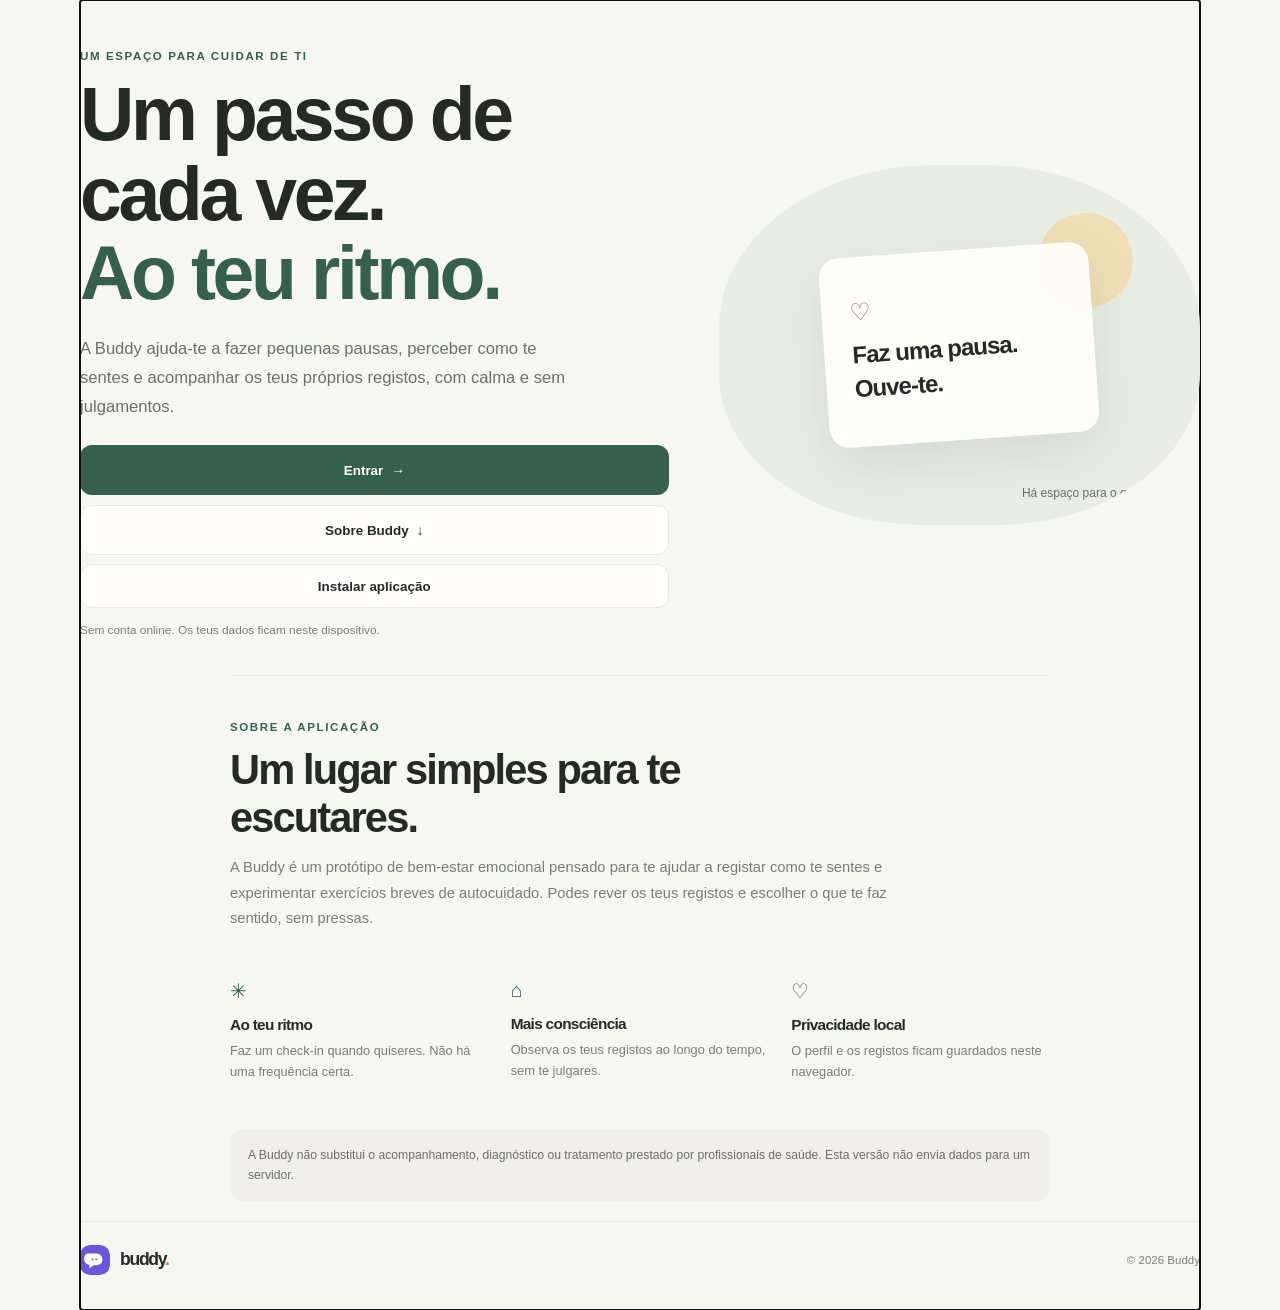
<file: index.html>
<!doctype html>
<html lang="pt-PT">
  <head>
    <meta charset="utf-8">
    <meta name="viewport" content="width=device-width, initial-scale=1, viewport-fit=cover">
    <meta name="theme-color" content="#f7f7f2">
    <meta name="description" content="Um espaço simples e privado para cuidar de ti, ao teu ritmo.">
    <meta name="apple-mobile-web-app-capable" content="yes">
    <meta name="apple-mobile-web-app-status-bar-style" content="default">
    <title>Buddy — um momento para ti</title>
    <link rel="icon" href="./assets/images/logo.svg" type="image/svg+xml">
    <link rel="apple-touch-icon" href="./assets/images/icons/icon-192x192.png">
    <link rel="manifest" href="./manifest.json">
    <link rel="stylesheet" href="./assets/css/styles.css">
    <script type="module" src="./assets/js/app.js"></script>
  </head>
  <body>
    <div class="app-layout">
      <aside class="sidebar" aria-label="Navegação principal">
        <a class="brand" href="#welcome" aria-label="Buddy, início">
          <img src="./assets/images/logo.svg" alt="" width="40" height="40">
          <span>buddy<span class="brand-period">.</span></span>
        </a>
        <p class="nav-caption">O TEU ESPAÇO</p>
        <nav class="main-nav">
          <a href="#dashboard" data-route="dashboard"><span class="nav-icon">⌂</span> Início</a>
          <a href="#checkin" data-route="checkin"><span class="nav-icon">＋</span> Check-in</a>
          <a href="#history" data-route="history"><span class="nav-icon">▤</span> Os meus registos</a>
          <a href="#video-consults" data-route="video-consults"><span class="nav-icon">▣</span> Videochamadas</a>
          <a href="#agenda" data-route="agenda"><span class="nav-icon">▦</span> Agenda</a>
          <a href="#exercises" data-route="exercises"><span class="nav-icon">◉</span> Exercícios</a>
          <a href="#patients" data-route="patients"><span class="nav-icon">♙</span> Meus pacientes</a>
          <a href="#notes" data-route="notes"><span class="nav-icon">✎</span> Notas</a>
        </nav>
        <div class="sidebar-bottom">
          <a class="profile-link" href="#profile" data-route="profile">
            <span class="profile-avatar" data-avatar>U</span>
            <span><strong data-profile-name>O teu perfil</strong><small>Preferências</small></span>
            <span class="profile-arrow" aria-hidden="true">→</span>
          </a>
        </div>
      </aside>

      <div class="app-main">
        <header class="mobile-header">
          <a class="brand" href="#welcome" aria-label="Buddy, início">
            <img src="./assets/images/logo.svg" alt="" width="36" height="36">
            <span>buddy<span class="brand-period">.</span></span>
          </a>
          <a class="mobile-profile" href="#profile" data-route="profile" aria-label="Abrir perfil"><span class="profile-avatar" data-avatar>U</span></a>
        </header>
        <main id="app-content" class="content" tabindex="-1"></main>
        <footer class="app-footer">Um passo de cada vez. <span>© <span data-current-year></span> Buddy</span></footer>
      </div>
    </div>
    <nav class="mobile-nav" aria-label="Navegação principal">
      <a href="#dashboard" data-route="dashboard"><span>⌂</span>Início</a>
      <a href="#checkin" data-route="checkin"><span>＋</span>Check-in</a>
      <a href="#history" data-route="history"><span>▤</span>Registos</a>
      <a href="#video-consults" data-route="video-consults"><span>▣</span>Vídeo</a>
      <a href="#agenda" data-route="agenda"><span>▦</span>Agenda</a>
      <a href="#exercises" data-route="exercises"><span>◉</span>Exercícios</a>
      <a href="#patients" data-route="patients"><span>♙</span>Pacientes</a>
      <a href="#notes" data-route="notes"><span>✎</span>Notas</a>
    </nav>
    <div id="toast" class="toast" role="status" aria-live="polite"></div>
  </body>
</html>
</file>
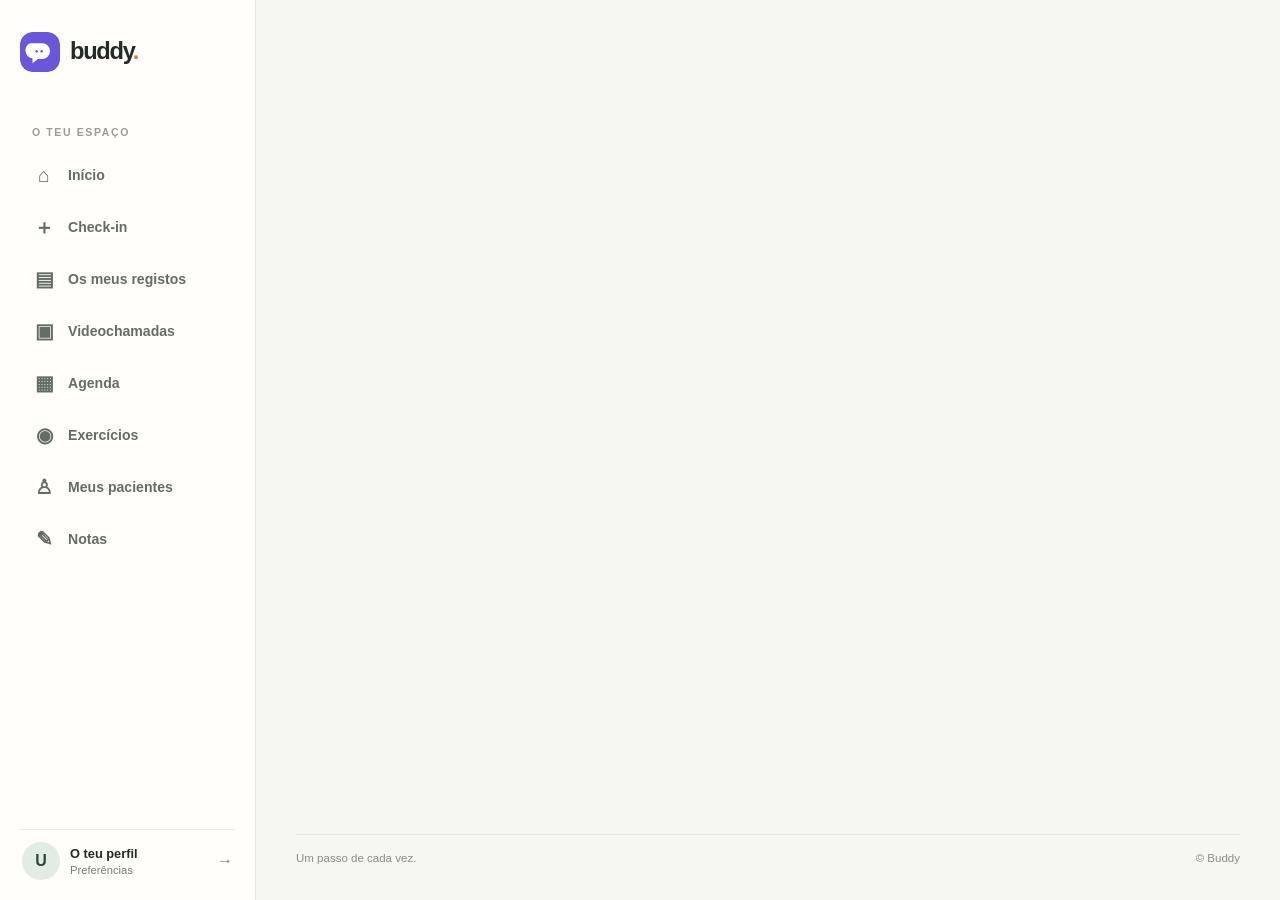
<file: pages/check-in.html>
<!doctype html>
<html lang="pt-PT">
  <head>
    <meta charset="utf-8">
    <meta name="viewport" content="width=device-width, initial-scale=1">
    <meta name="theme-color" content="#f7f7f2">
    <meta name="apple-mobile-web-app-capable" content="yes">
    <meta name="apple-mobile-web-app-status-bar-style" content="default">
    <meta http-equiv="refresh" content="0; url=../index.html#checkin">
    <title>Buddy — check-in</title>
    <link rel="manifest" href="../manifest.json">
    <link rel="icon" href="../assets/images/logo.svg" type="image/svg+xml">
    <link rel="apple-touch-icon" href="../assets/images/icons/icon-192x192.png">
  </head>
  <body>
    <p><a href="../index.html#checkin">Abrir o check-in da Buddy</a>.</p>
  </body>
</html>
</file>
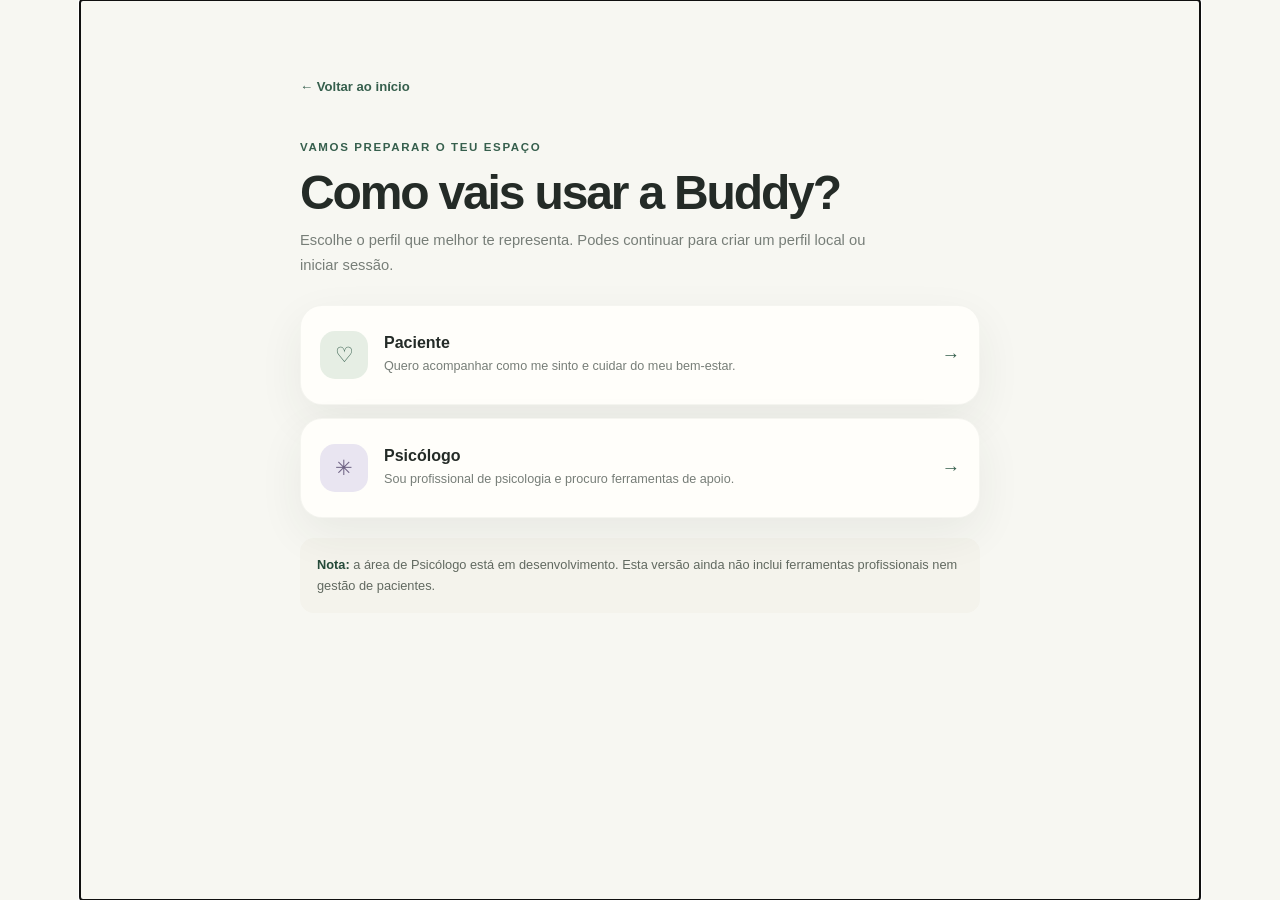
<file: pages/create-account.html>
<!doctype html>
<html lang="pt-PT">
  <head>
    <meta charset="utf-8">
    <meta name="viewport" content="width=device-width, initial-scale=1">
    <meta name="theme-color" content="#f7f7f2">
    <meta name="apple-mobile-web-app-capable" content="yes">
    <meta name="apple-mobile-web-app-status-bar-style" content="default">
    <meta http-equiv="refresh" content="0; url=../index.html#role">
    <title>Buddy — papel</title>
    <link rel="manifest" href="../manifest.json">
    <link rel="icon" href="../assets/images/logo.svg" type="image/svg+xml">
    <link rel="apple-touch-icon" href="../assets/images/icons/icon-192x192.png">
  </head>
  <body>
    <p>A Buddy guarda os teus dados neste dispositivo e não precisa de criar conta.<br><a href="../index.html#role">Abrir a aplicação</a>.</p>
  </body>
</html>
</file>
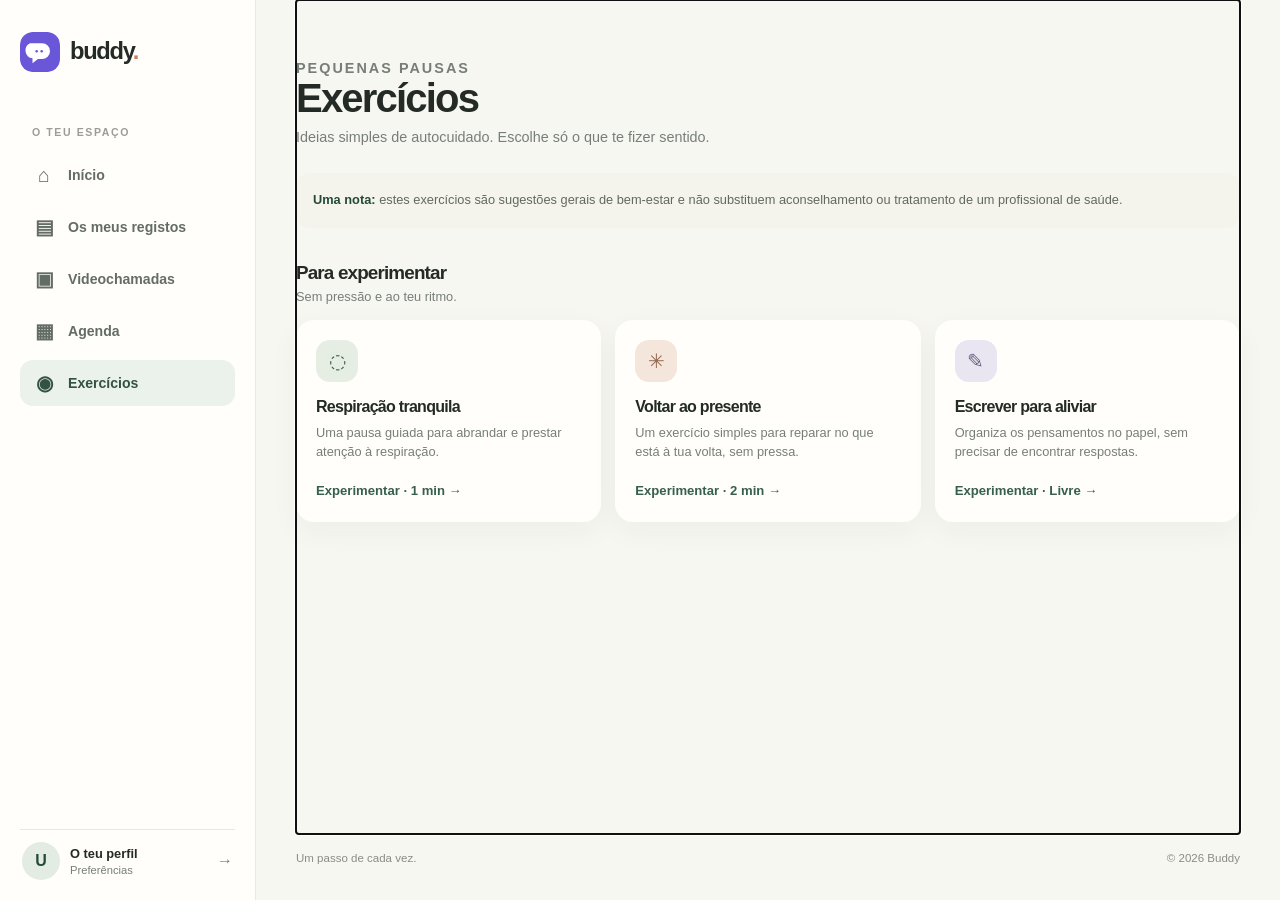
<file: pages/exercises.html>
<!doctype html>
<html lang="pt-PT">
  <head>
    <meta charset="utf-8">
    <meta name="viewport" content="width=device-width, initial-scale=1">
    <meta name="theme-color" content="#f7f7f2">
    <meta name="apple-mobile-web-app-capable" content="yes">
    <meta name="apple-mobile-web-app-status-bar-style" content="default">
    <meta http-equiv="refresh" content="0; url=../index.html#exercises">
    <title>Buddy — exercícios</title>
    <link rel="manifest" href="../manifest.json">
    <link rel="icon" href="../assets/images/logo.svg" type="image/svg+xml">
    <link rel="apple-touch-icon" href="../assets/images/icons/icon-192x192.png">
  </head>
  <body>
    <p><a href="../index.html#exercises">Abrir os exercícios da Buddy</a>.</p>
  </body>
</html>
</file>
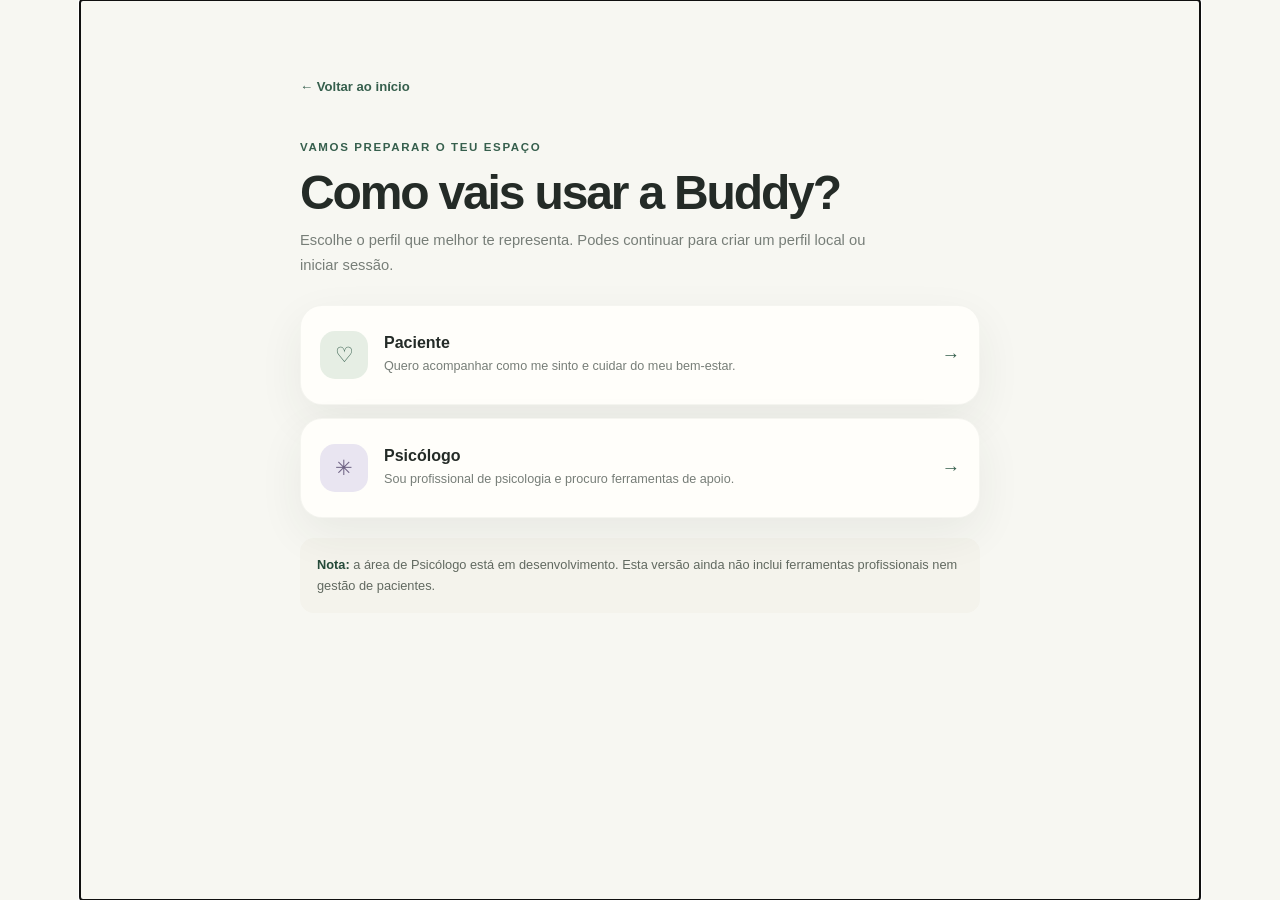
<file: pages/login.html>
<!doctype html>
<html lang="pt-PT">
  <head>
    <meta charset="utf-8">
    <meta name="viewport" content="width=device-width, initial-scale=1">
    <meta name="theme-color" content="#f7f7f2">
    <meta name="apple-mobile-web-app-capable" content="yes">
    <meta name="apple-mobile-web-app-status-bar-style" content="default">
    <meta http-equiv="refresh" content="0; url=../index.html#role">
    <title>Buddy — papel</title>
    <link rel="manifest" href="../manifest.json">
    <link rel="icon" href="../assets/images/logo.svg" type="image/svg+xml">
    <link rel="apple-touch-icon" href="../assets/images/icons/icon-192x192.png">
  </head>
  <body>
    <p>A Buddy já não precisa de iniciar sessão.<br><a href="../index.html#role">Abrir a aplicação</a>.</p>
  </body>
</html>
</file>
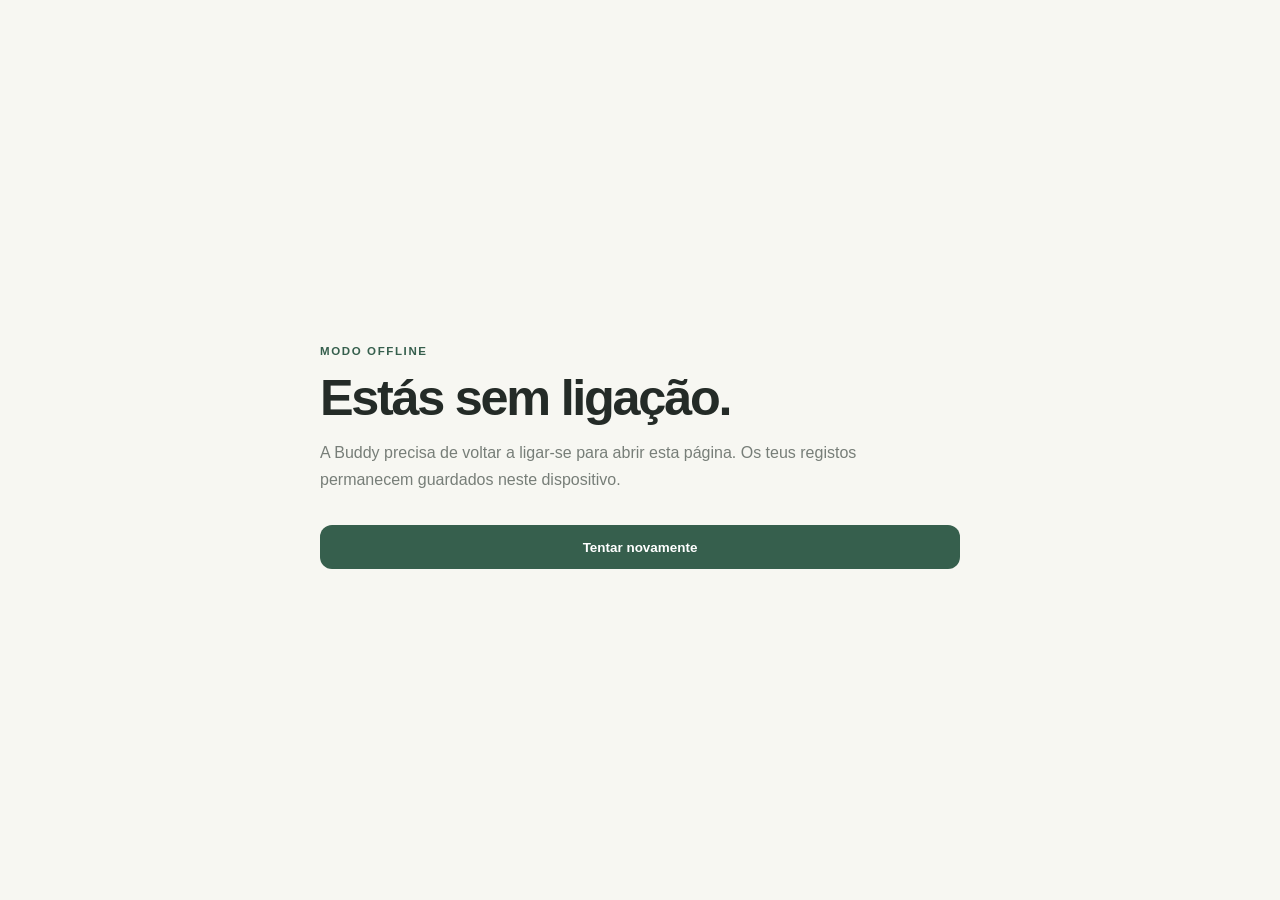
<file: pages/offline.html>
<!doctype html>
<html lang="pt-PT">
  <head>
    <meta charset="utf-8">
    <meta name="viewport" content="width=device-width, initial-scale=1">
    <meta name="theme-color" content="#f7f7f2">
    <meta name="apple-mobile-web-app-capable" content="yes">
    <meta name="apple-mobile-web-app-status-bar-style" content="default">
    <title>Sem ligação — Buddy</title>
    <link rel="manifest" href="../manifest.json">
    <link rel="icon" href="../assets/images/logo.svg" type="image/svg+xml">
    <link rel="apple-touch-icon" href="../assets/images/icons/icon-192x192.png">
    <link rel="stylesheet" href="../assets/css/styles.css">
  </head>
  <body>
    <main class="content" style="max-width:640px;min-height:100vh;display:flex;flex-direction:column;justify-content:center">
      <p class="eyebrow">Modo offline</p>
      <h1>Estás sem ligação.</h1>
      <p class="intro">A Buddy precisa de voltar a ligar-se para abrir esta página. Os teus registos permanecem guardados neste dispositivo.</p>
      <a class="button" href="../index.html">Tentar novamente</a>
    </main>
  </body>
</html>
</file>
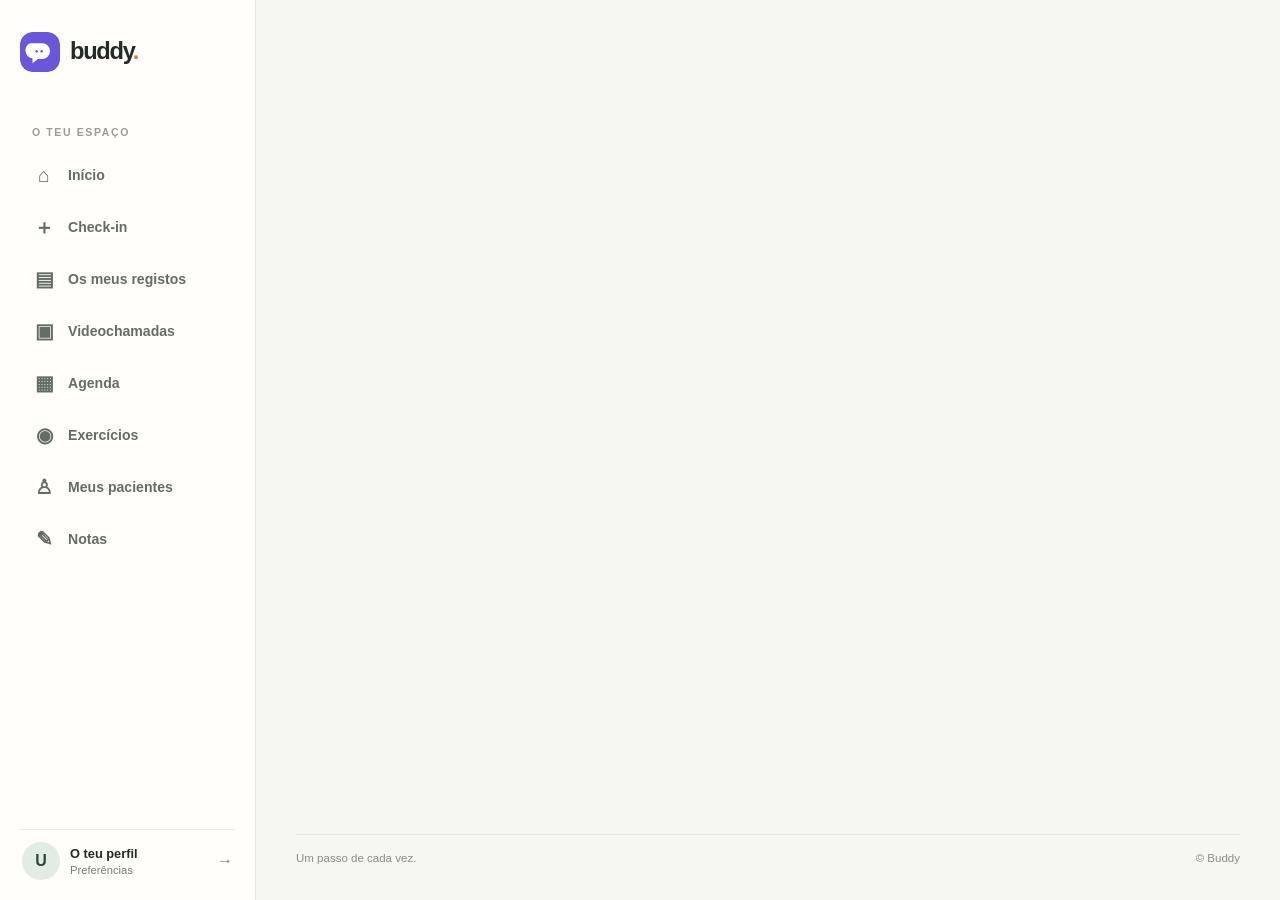
<file: pages/sobre.html>
<!doctype html>
<html lang="pt-PT">
  <head>
    <meta charset="utf-8">
    <meta name="viewport" content="width=device-width, initial-scale=1">
    <meta name="theme-color" content="#f7f7f2">
    <meta name="apple-mobile-web-app-capable" content="yes">
    <meta name="apple-mobile-web-app-status-bar-style" content="default">
    <meta http-equiv="refresh" content="0; url=../index.html#welcome">
    <title>Buddy — sobre</title>
    <link rel="manifest" href="../manifest.json">
    <link rel="icon" href="../assets/images/logo.svg" type="image/svg+xml">
    <link rel="apple-touch-icon" href="../assets/images/icons/icon-192x192.png">
  </head>
  <body>
    <p><a href="../index.html#welcome">Abrir a Buddy</a>.</p>
  </body>
</html>
</file>
<file: assets/css/styles.css>
:root {
  color-scheme: light;
  --page: #f7f7f2;
  --surface: #fffefa;
  --ink: #242b27;
  --muted: #777e78;
  --line: #e9e9e1;
  --green: #365f4d;
  --green-dark: #254a39;
  --green-soft: #e5eee6;
  --peach: #f3e1d5;
  --lavender: #e9e5f1;
  --yellow: #f3e9c9;
  --shadow: 0 16px 45px rgba(41, 53, 43, 0.07);
  --radius: 22px;
}

* { box-sizing: border-box; }
html { min-width: 320px; scroll-behavior: smooth; }
body { margin: 0; min-height: 100vh; background: var(--page); color: var(--ink); font-family: "DM Sans", "Segoe UI", sans-serif; -webkit-font-smoothing: antialiased; }
button, input, textarea { font: inherit; }
button, a { -webkit-tap-highlight-color: transparent; }
a { color: inherit; text-decoration: none; }
button { color: inherit; }
button:focus-visible, a:focus-visible, input:focus-visible, textarea:focus-visible { outline: 3px solid #a9c5af; outline-offset: 3px; }

.app-layout { min-height: 100vh; }
.sidebar { position: fixed; inset: 0 auto 0 0; z-index: 5; display: flex; flex-direction: column; width: 256px; padding: 32px 20px 20px; border-right: 1px solid var(--line); background: var(--surface); }
.brand { display: inline-flex; align-items: center; gap: 10px; width: fit-content; font: 800 1.48rem/1 "Manrope", sans-serif; letter-spacing: -1.3px; }
.brand img { border-radius: 13px; }
.brand-period { color: #c68060; }
.nav-caption { margin: 54px 0 14px 12px; color: #9b9d96; font-size: .66rem; font-weight: 700; letter-spacing: .15em; }
.main-nav { display: grid; gap: 6px; }
.main-nav a { display: flex; align-items: center; gap: 13px; min-height: 46px; padding: 0 13px; border-radius: 13px; color: #646c66; font-size: .88rem; font-weight: 600; transition: background .18s, color .18s; }
.main-nav a[hidden], .mobile-nav a[hidden] { display: none; }
.main-nav a:hover, .main-nav a.active { background: var(--green-soft); color: var(--green-dark); }
.nav-icon { display: grid; place-items: center; width: 22px; font-size: 1.25rem; line-height: 1; }
.sidebar-bottom { margin-top: auto; }
.privacy-note { display: flex; align-items: flex-start; gap: 10px; padding: 13px; border-radius: 14px; background: #f5f3ec; color: var(--green-dark); }
.privacy-note span { font-size: 1.05rem; }
.privacy-note p { margin: 0; color: #686e65; font-size: .75rem; line-height: 1.5; }
.profile-link { display: flex; align-items: center; gap: 10px; margin-top: 18px; padding: 12px 2px 0; border-top: 1px solid var(--line); }
.profile-link strong, .profile-link small { display: block; }
.profile-link strong { max-width: 155px; overflow: hidden; font-size: .8rem; text-overflow: ellipsis; white-space: nowrap; }
.profile-link small { margin-top: 3px; color: var(--muted); font-size: .7rem; }
.profile-arrow { margin-left: auto; color: var(--muted); }
.profile-avatar { display: grid; flex: 0 0 38px; place-items: center; width: 38px; height: 38px; border-radius: 50%; background: #e3ece3; color: var(--green-dark); font: 700 1rem "Manrope", sans-serif; }
.app-main { min-height: 100vh; margin-left: 256px; }
.content { width: min(100% - 80px, 1060px); min-height: calc(100vh - 66px); margin: 0 auto; padding: 52px 0 38px; }
.mobile-header, .mobile-nav { display: none; }
.app-footer { display: flex; justify-content: space-between; width: min(100% - 80px, 1060px); margin: 0 auto; padding: 17px 0 22px; border-top: 1px solid var(--line); color: #8a8d84; font-size: .72rem; }

.eyebrow { margin: 0 0 13px; color: var(--green); font-size: .72rem; font-weight: 700; letter-spacing: .14em; text-transform: uppercase; }
h1, h2, h3, p { margin-top: 0; }
h1, h2, h3 { font-family: "Manrope", "Segoe UI", sans-serif; letter-spacing: -.045em; }
h1 { margin-bottom: 12px; font-size: clamp(2rem, 4vw, 3.15rem); font-weight: 700; line-height: 1.13; }
h2 { font-size: 1.55rem; }
h3 { font-size: 1.05rem; }
.intro { max-width: 590px; margin-bottom: 32px; color: var(--muted); font-size: 1rem; line-height: 1.7; }
.page-heading { display: flex; align-items: flex-end; justify-content: space-between; gap: 20px; margin-bottom: 28px; }
.page-heading h1 { margin: 0; font-size: clamp(1.8rem, 4vw, 2.5rem); }
.page-heading p { margin: 8px 0 0; color: var(--muted); font-size: .9rem; }
.date-note { color: var(--muted); font-size: .8rem; white-space: nowrap; }

.welcome-grid { display: grid; grid-template-columns: minmax(0, 1.55fr) minmax(230px, .8fr); gap: 18px; }
.welcome-card { position: relative; display: flex; min-height: 268px; flex-direction: column; align-items: flex-start; justify-content: center; overflow: hidden; padding: 36px; border-radius: var(--radius); background: #e8eee5; }
.welcome-card::after { position: absolute; right: -55px; bottom: -120px; width: 300px; height: 300px; border: 1px solid rgba(54, 95, 77, .12); border-radius: 50%; box-shadow: 0 0 0 25px rgba(255,255,255,.13), 0 0 0 55px rgba(255,255,255,.11); content: ""; pointer-events: none; }
.welcome-card h1 { position: relative; z-index: 1; max-width: 520px; font-size: clamp(2rem, 3vw, 2.8rem); }
.welcome-card p { position: relative; z-index: 1; max-width: 420px; margin: 0 0 23px; color: #59665d; line-height: 1.65; }
.welcome-card .eyebrow { position: relative; z-index: 1; }
.card { border: 1px solid rgba(36, 43, 39, .045); border-radius: var(--radius); background: var(--surface); box-shadow: var(--shadow); }
.checkin-prompt { display: flex; flex-direction: column; justify-content: space-between; padding: 23px; }
.prompt-icon { display: grid; place-items: center; width: 43px; height: 43px; border-radius: 15px; background: var(--peach); color: #845e49; font-size: 1.25rem; }
.checkin-prompt h2 { margin: 22px 0 8px; font-size: 1.25rem; }
.checkin-prompt p { margin-bottom: 18px; color: var(--muted); font-size: .83rem; line-height: 1.55; }
.button { display: inline-flex; align-items: center; justify-content: center; gap: 8px; min-height: 44px; padding: 0 19px; border: 0; border-radius: 12px; background: var(--green); color: #fff; cursor: pointer; font-size: .84rem; font-weight: 700; transition: background .18s, transform .18s; }
.button:hover { transform: translateY(-1px); background: var(--green-dark); }
.button:disabled { background: #8a9b90; cursor: not-allowed; }
.button-secondary { border: 1px solid var(--line); background: var(--surface); color: var(--ink); }
.button-secondary:hover { background: #f5f5f0; }
.button-small { min-height: 38px; padding: 0 14px; font-size: .78rem; }
.text-button { padding: 4px 0; border: 0; background: transparent; color: var(--green); cursor: pointer; font-size: .82rem; font-weight: 700; }
.text-button:hover { text-decoration: underline; }
.section-row { display: flex; align-items: center; justify-content: space-between; gap: 15px; margin: 34px 0 16px; }
.section-row h2, .section-row h3 { margin: 0; font-size: 1.18rem; }
.section-row p { margin: 5px 0 0; color: var(--muted); font-size: .8rem; }
.exercise-grid { display: grid; grid-template-columns: repeat(3, minmax(0, 1fr)); gap: 14px; }
.exercise-card { display: flex; min-height: 190px; flex-direction: column; align-items: flex-start; padding: 20px; border-radius: 18px; background: var(--surface); box-shadow: 0 9px 30px rgba(41,53,43,.045); }
.exercise-card h3 { margin: 16px 0 7px; font-size: 1rem; }
.exercise-card p { margin: 0 0 17px; color: var(--muted); font-size: .8rem; line-height: 1.55; }
.exercise-card .text-button { margin-top: auto; }
.exercise-mark { display: grid; place-items: center; width: 42px; height: 42px; border-radius: 14px; font-size: 1.25rem; }
.mark-green { background: #e6eee4; color: var(--green); }
.mark-peach { background: #f5e6dc; color: #936950; }
.mark-lilac { background: var(--lavender); color: #6e6283; }
.latest-card { display: flex; align-items: center; gap: 15px; padding: 18px; }
.latest-mood { display: grid; flex: 0 0 47px; place-items: center; width: 47px; height: 47px; border-radius: 16px; background: var(--yellow); font-size: 1.35rem; }
.latest-copy { min-width: 0; flex: 1; }
.latest-copy strong, .latest-copy small { display: block; }
.latest-copy strong { font-size: .9rem; }
.latest-copy small { margin-top: 5px; color: var(--muted); font-size: .75rem; }
.feedback-list { display: grid; gap: 12px; }
.feedback-note { margin: 8px 0 0; color: #555e56; font-size: .82rem; line-height: 1.55; overflow-wrap: anywhere; }
.latest-intensity { color: var(--green); font-size: .8rem; font-weight: 700; }
.patient-link-card { max-width: 620px; padding: 20px; }
.patient-link-card .form-help { margin-bottom: 12px; }
.patient-link-actions { display: flex; gap: 10px; }
.patient-link-actions .text-input { min-width: 0; flex: 1; }
.patient-note-form { display: grid; gap: 14px; }
.patient-note-form .local-note { margin: -5px 0 0; }
.patient-note-form > .button { justify-self: start; }
.patient-notes-section { margin-top: 30px; }
.patient-notes-list { display: grid; gap: 12px; }
.patient-note-card { padding: 18px; }
.patient-risk-preview { display: inline-flex; align-items: center; margin: 0 0 0 7px; padding: 5px 9px; border-radius: 999px; background: #f9e7e3; color: #914d3a; font-size: .72rem; font-weight: 700; }
.patient-note-card > .section-row { margin: 0 0 12px; }
.patient-note-card time { color: var(--muted); font-size: .73rem; white-space: nowrap; }
.patient-note-card > p { margin-bottom: 14px; color: var(--muted); font-size: .86rem; line-height: 1.65; white-space: pre-wrap; overflow-wrap: anywhere; }
.empty-state { padding: 30px; border: 1px dashed #d8ddd4; border-radius: 18px; color: var(--muted); text-align: center; }
.empty-state p { margin: 0 0 15px; font-size: .88rem; line-height: 1.6; }

.form-card { max-width: 730px; padding: clamp(20px, 4vw, 34px); }
.form-section { padding: 22px 0; border-top: 1px solid var(--line); }
.form-section:first-child { padding-top: 0; border-top: 0; }
.form-section h2 { margin-bottom: 6px; font-size: 1.1rem; }
.form-help { margin-bottom: 16px; color: var(--muted); font-size: .82rem; line-height: 1.5; }
.mood-options { display: grid; grid-template-columns: repeat(5, 1fr); gap: 9px; }
.mood-option { position: relative; }
.mood-option input { position: absolute; width: 1px; height: 1px; opacity: 0; }
.mood-option label { display: flex; min-height: 88px; flex-direction: column; align-items: center; justify-content: center; gap: 8px; padding: 8px 3px; border: 1px solid var(--line); border-radius: 14px; background: #fff; color: #60665f; cursor: pointer; font-size: .72rem; transition: .15s; }
.mood-option label span:first-child { font-size: 1.4rem; }
.mood-option input:checked + label { border-color: var(--green); background: var(--green-soft); color: var(--green-dark); box-shadow: 0 0 0 1px var(--green); }
.mood-option input:focus-visible + label { outline: 3px solid #a9c5af; outline-offset: 2px; }
.range-row { display: flex; align-items: center; gap: 16px; }
.range-row input { flex: 1; accent-color: var(--green); cursor: pointer; }
.range-number { display: grid; place-items: center; width: 45px; height: 42px; border-radius: 12px; background: var(--green-soft); color: var(--green-dark); font-weight: 700; }
.range-labels { display: flex; justify-content: space-between; margin-top: 7px; color: var(--muted); font-size: .7rem; }
.field-label { display: block; margin-bottom: 8px; font-size: .83rem; font-weight: 700; }
.text-area, .text-input { width: 100%; border: 1px solid var(--line); border-radius: 12px; background: #fff; color: var(--ink); }
.text-area { min-height: 110px; padding: 13px; resize: vertical; line-height: 1.55; }
.text-input { height: 46px; padding: 0 13px; }
.form-actions { display: flex; align-items: center; justify-content: space-between; gap: 12px; padding-top: 7px; }
.form-actions p { max-width: 330px; margin: 0; color: var(--muted); font-size: .72rem; line-height: 1.5; }
.history-list { display: grid; gap: 12px; }
.history-item { display: grid; grid-template-columns: auto minmax(0, 1fr) auto; align-items: center; gap: 14px; padding: 17px; }
.history-item .latest-mood { width: 45px; height: 45px; }
.history-item p { overflow: hidden; margin: 6px 0 0; color: var(--muted); font-size: .78rem; text-overflow: ellipsis; white-space: nowrap; }
.history-item time { color: var(--muted); font-size: .73rem; white-space: nowrap; }
.history-toolbar { display: flex; align-items: center; justify-content: space-between; margin-bottom: 17px; }
.danger-button { border: 1px solid #e8cfc7; color: #914d3a; }
.danger-button:hover { background: #fcf3f0; }

.session-card { max-width: 640px; padding: clamp(22px, 5vw, 42px); text-align: center; }
.session-card .eyebrow { margin-bottom: 10px; }
.session-card h1 { font-size: clamp(1.8rem, 4vw, 2.5rem); }
.session-card > p { color: var(--muted); line-height: 1.65; }
.breathing-circle { display: grid; place-items: center; width: 205px; height: 205px; margin: 30px auto; border: 1px solid #c4d7c5; border-radius: 50%; background: radial-gradient(circle, #eef3e9 0 55%, #e4ece1 56% 100%); color: var(--green-dark); transition: transform 4s ease-in-out, background 4s ease-in-out; }
.breathing-circle.active { transform: scale(1.12); background: radial-gradient(circle, #f6f0df 0 55%, #efe8d3 56% 100%); }
.breathing-circle strong, .breathing-circle span { display: block; }
.breathing-circle strong { font: 700 1.05rem "Manrope", sans-serif; }
.breathing-circle span { margin-top: 6px; color: var(--muted); font-size: .78rem; }
.session-actions { display: flex; justify-content: center; gap: 10px; }
.exercise-instructions { max-width: 560px; margin: 25px auto 0; padding: 17px 20px; border-radius: 15px; background: #f5f4ed; color: #5e655e; font-size: .82rem; line-height: 1.7; text-align: left; }
.exercise-instructions p:last-child { margin-bottom: 0; }
.profile-card-main { max-width: 650px; padding: 28px; }
.profile-initial { display: grid; place-items: center; width: 64px; height: 64px; margin-bottom: 20px; border-radius: 22px; background: var(--green-soft); color: var(--green-dark); font: 700 1.5rem "Manrope", sans-serif; }
.patient-details { display: grid; grid-template-columns: 1fr 1fr; gap: 12px; margin: 0 0 24px; }
.patient-details > div { min-width: 0; padding: 14px; border-radius: 13px; background: #f5f5f0; }
.patient-details span, .patient-details strong { display: block; }
.patient-details span { margin-bottom: 6px; color: var(--muted); font-size: .7rem; font-weight: 700; letter-spacing: .04em; text-transform: uppercase; }
.patient-details strong { overflow-wrap: anywhere; font-size: .9rem; }
.patient-details .patient-id { color: var(--green-dark); font-family: "Manrope", "Segoe UI", sans-serif; letter-spacing: .05em; }
.profile-fields { display: grid; gap: 17px; margin: 23px 0; }
.privacy-box { margin-top: 20px; padding: 17px; border-radius: 14px; background: #f4f3ec; color: #616960; font-size: .8rem; line-height: 1.6; }
.privacy-box strong { color: var(--green-dark); }
.toast { position: fixed; z-index: 20; right: 22px; bottom: 22px; max-width: min(400px, calc(100vw - 32px)); padding: 13px 17px; transform: translateY(15px); border-radius: 12px; background: #263e31; color: #fff; box-shadow: var(--shadow); font-size: .84rem; opacity: 0; pointer-events: none; transition: opacity .2s, transform .2s; }
.toast.visible { transform: translateY(0); opacity: 1; }
.toast.error { background: #8b3e36; }
.mobile-profile { display: inline-flex; }
.public-view .sidebar, .public-view .mobile-header, .public-view .mobile-nav, .public-view .app-footer { display: none; }
.public-view .app-main { margin-left: 0; }
.public-view .content { width: min(100% - 64px, 1120px); min-height: 100vh; padding: 50px 0 35px; }
.public-hero { display: grid; min-height: 490px; grid-template-columns: 1.1fr .9fr; align-items: center; gap: 50px; }
.public-copy { max-width: 600px; }
.public-copy h1 { margin-bottom: 20px; font-size: clamp(2.7rem, 6vw, 4.7rem); line-height: 1.06; }
.public-copy h1 span { color: var(--green); }
.public-lead { max-width: 500px; margin-bottom: 24px; color: #68716a; font-size: 1.04rem; line-height: 1.75; }
.public-actions { display: flex; flex-direction: column; align-items: stretch; gap: 10px; }
.public-actions > .button, .public-about-actions > .button { width: 100%; }
.public-cta { min-width: 145px; min-height: 50px; }
.public-about-button { min-height: 50px; padding: 0 17px; }
.public-about-actions { display: grid; justify-items: stretch; gap: 9px; }
.install-help { max-width: 320px; margin: 0; color: var(--muted); font-size: .75rem; line-height: 1.5; }
.local-note { margin: 13px 0 0; color: var(--muted); font-size: .74rem; line-height: 1.55; }
.public-art { position: relative; display: grid; min-height: 360px; place-items: center; overflow: hidden; border-radius: 45% 45% 42% 42%; background: #e9eee5; }
.art-sun { position: absolute; top: 48px; right: 67px; width: 95px; height: 95px; border-radius: 50%; background: #f0dfb6; }
.art-card { position: relative; z-index: 1; display: flex; width: min(68%, 270px); min-height: 190px; flex-direction: column; justify-content: center; padding: 27px; transform: rotate(-4deg); border: 1px solid rgba(255,255,255,.8); border-radius: 20px; background: rgba(255,254,250,.93); box-shadow: 0 20px 50px rgba(41,53,43,.1); }
.art-card span { color: #98745d; font-size: 1.5rem; }
.art-card p { margin: 12px 0 0; font: 700 1.5rem/1.4 "Manrope", "Segoe UI", sans-serif; letter-spacing: -.04em; }
.art-caption { position: absolute; right: 18px; bottom: 25px; color: #68716a; font-size: .75rem; }
.about-section { max-width: 820px; margin: 35px auto 0; padding: 45px 0 20px; border-top: 1px solid var(--line); }
.about-section h2 { max-width: 560px; margin-bottom: 13px; font-size: clamp(1.8rem, 4vw, 2.6rem); }
.about-section > p:not(.eyebrow):not(.about-disclaimer) { max-width: 710px; color: var(--muted); font-size: .92rem; line-height: 1.75; }
.about-points { display: grid; grid-template-columns: repeat(3, 1fr); gap: 22px; margin: 30px 0; }
.about-points article { padding: 17px 0; }
.about-points article > span { color: var(--green); font-size: 1.25rem; }
.about-points h3 { margin: 13px 0 7px; font-size: .96rem; }
.about-points p { margin: 0; color: var(--muted); font-size: .8rem; line-height: 1.6; }
.about-disclaimer { margin: 25px 0 0; padding: 16px 18px; border-radius: 13px; background: #f0efe8; color: #68716a; font-size: .76rem; line-height: 1.65; }
.public-footer { display: flex; align-items: center; justify-content: space-between; padding-top: 23px; border-top: 1px solid var(--line); color: var(--muted); font-size: .72rem; }
.public-footer .brand { color: var(--ink); font-size: 1.1rem; }
.public-footer .brand img { border-radius: 10px; }
.access-page { max-width: 680px; margin: 0 auto; padding-top: 25px; }
.back-link { display: inline-block; margin-bottom: 43px; }
.access-page h1 { margin-bottom: 8px; font-size: clamp(2.1rem, 5vw, 3rem); }
.access-page .intro { margin-bottom: 27px; font-size: .92rem; }
.access-options { display: grid; gap: 13px; }
.access-card { display: flex; min-height: 100px; align-items: center; gap: 16px; padding: 19px; transition: transform .18s, border-color .18s; }
.access-card:hover { transform: translateY(-2px); border-color: #cbd8ca; }
.role-card { width: 100%; color: var(--ink); cursor: pointer; font-family: inherit; text-align: left; }
.role-card:focus-visible { outline-offset: 4px; }
.role-card .access-arrow { transition: transform .18s; }
.role-card:hover .access-arrow { transform: translateX(3px); }
.role-options { margin-top: 26px; }
.access-symbol { display: grid; flex: 0 0 48px; place-items: center; width: 48px; height: 48px; border-radius: 15px; font-size: 1.3rem; }
.access-card > span:nth-child(2) { min-width: 0; flex: 1; }
.access-card strong, .access-card small { display: block; }
.access-card strong { font: 700 1rem "Manrope", "Segoe UI", sans-serif; }
.access-card small { margin-top: 5px; color: var(--muted); font-size: .79rem; line-height: 1.5; }
.access-arrow { color: var(--green); font-size: 1.15rem; }
.access-page > .privacy-box { margin-top: 20px; }
.access-form { display: grid; gap: 14px; }
.access-form .local-note { margin: -5px 0 0; }
.access-form > .button { justify-self: start; }

@media (max-width: 1000px) {
  .sidebar { width: 220px; }
  .app-main { margin-left: 220px; }
  .content, .app-footer { width: min(100% - 48px, 900px); }
  .welcome-grid { grid-template-columns: minmax(0, 1.3fr) minmax(220px, .8fr); }
  .welcome-card { padding: 28px; }
}
@media (max-width: 760px) {
  .sidebar { display: none; }
  .app-main { margin-left: 0; }
  .mobile-header { position: sticky; top: 0; z-index: 8; display: flex; align-items: center; justify-content: space-between; height: 66px; padding: 0 20px; border-bottom: 1px solid var(--line); background: rgba(255,254,250,.93); backdrop-filter: blur(14px); }
  .mobile-header .brand { font-size: 1.25rem; }
  .mobile-header .brand img { border-radius: 11px; }
  .content { width: min(100% - 36px, 600px); min-height: calc(100vh - 138px); padding: 32px 0 35px; }
  .app-footer { width: min(100% - 36px, 600px); padding-bottom: 90px; font-size: .68rem; }
  .mobile-nav { position: fixed; inset: auto 0 0; z-index: 10; display: grid; grid-template-columns: repeat(6, minmax(0, 1fr)); padding: 8px 7px calc(8px + env(safe-area-inset-bottom)); border-top: 1px solid var(--line); background: rgba(255,254,250,.96); backdrop-filter: blur(14px); }
  .mobile-nav a { display: flex; min-height: 52px; flex-direction: column; align-items: center; justify-content: center; gap: 3px; border-radius: 12px; color: #777e78; font-size: .64rem; font-weight: 600; }
  .mobile-nav a span { font-size: 1.22rem; line-height: 1; }
  .mobile-nav a.active { background: var(--green-soft); color: var(--green-dark); }
  .public-view .content { width: min(100% - 36px, 600px); min-height: 100vh; padding: 32px 0 25px; }
  .public-hero { min-height: auto; grid-template-columns: 1fr; gap: 27px; padding: 18px 0; }
  .public-copy h1 { font-size: clamp(2.5rem, 10vw, 3.8rem); }
  .public-lead { font-size: .95rem; }
  .public-actions { align-items: stretch; flex-direction: column; }
  .public-actions .button { width: 100%; }
  .public-art { min-height: 270px; }
  .art-sun { top: 28px; right: 45px; width: 75px; height: 75px; }
  .art-card { min-height: 155px; }
  .art-card p { font-size: 1.25rem; }
  .about-section { margin-top: 20px; padding-top: 32px; }
  .about-points { grid-template-columns: 1fr; gap: 5px; margin: 18px 0; }
  .about-points article { display: grid; grid-template-columns: 28px 1fr; column-gap: 7px; padding: 10px 0; }
  .about-points article > span { grid-row: span 2; }
  .about-points h3 { margin: 0 0 4px; }
  .about-points p { grid-column: 2; }
  .back-link { margin-bottom: 30px; }
  .access-card { padding: 15px; }
  .access-form > .button { width: 100%; }
  .welcome-grid { grid-template-columns: 1fr; }
  .welcome-card { min-height: 238px; }
  .checkin-prompt { min-height: 190px; }
  .exercise-grid { grid-template-columns: repeat(2, minmax(0, 1fr)); }
  .exercise-card { min-height: 180px; }
  .toast { right: 16px; bottom: calc(82px + env(safe-area-inset-bottom)); left: 16px; max-width: none; }
}
@media (max-width: 480px) {
  .content { width: calc(100% - 32px); padding-top: 26px; }
  .app-footer { width: calc(100% - 32px); }
  .welcome-card { min-height: 225px; padding: 23px; }
  .welcome-card h1 { font-size: 2rem; }
  .welcome-card p { font-size: .88rem; }
  .exercise-grid { grid-template-columns: 1fr; gap: 10px; }
  .exercise-card { min-height: auto; }
  .page-heading { align-items: flex-start; flex-direction: column; gap: 8px; }
  .date-note { white-space: normal; }
  .mood-options { grid-template-columns: repeat(3, 1fr); }
  .mood-option label { min-height: 75px; }
  .form-actions { align-items: flex-start; flex-direction: column; }
  .form-actions p { order: 2; }
  .form-actions .button { width: 100%; }
  .history-item { gap: 10px; padding: 13px; }
  .patient-details { grid-template-columns: 1fr; }
  .history-item time { align-self: start; padding-top: 4px; font-size: .67rem; }
  .latest-intensity { font-size: .72rem; }
  .session-actions { flex-direction: column; }
  .session-actions .button { width: 100%; }
  .app-footer { gap: 12px; }
}
@media (prefers-reduced-motion: reduce) {
  *, *::before, *::after { scroll-behavior: auto !important; transition-duration: .01ms !important; animation-duration: .01ms !important; animation-iteration-count: 1 !important; }
}
</file>
